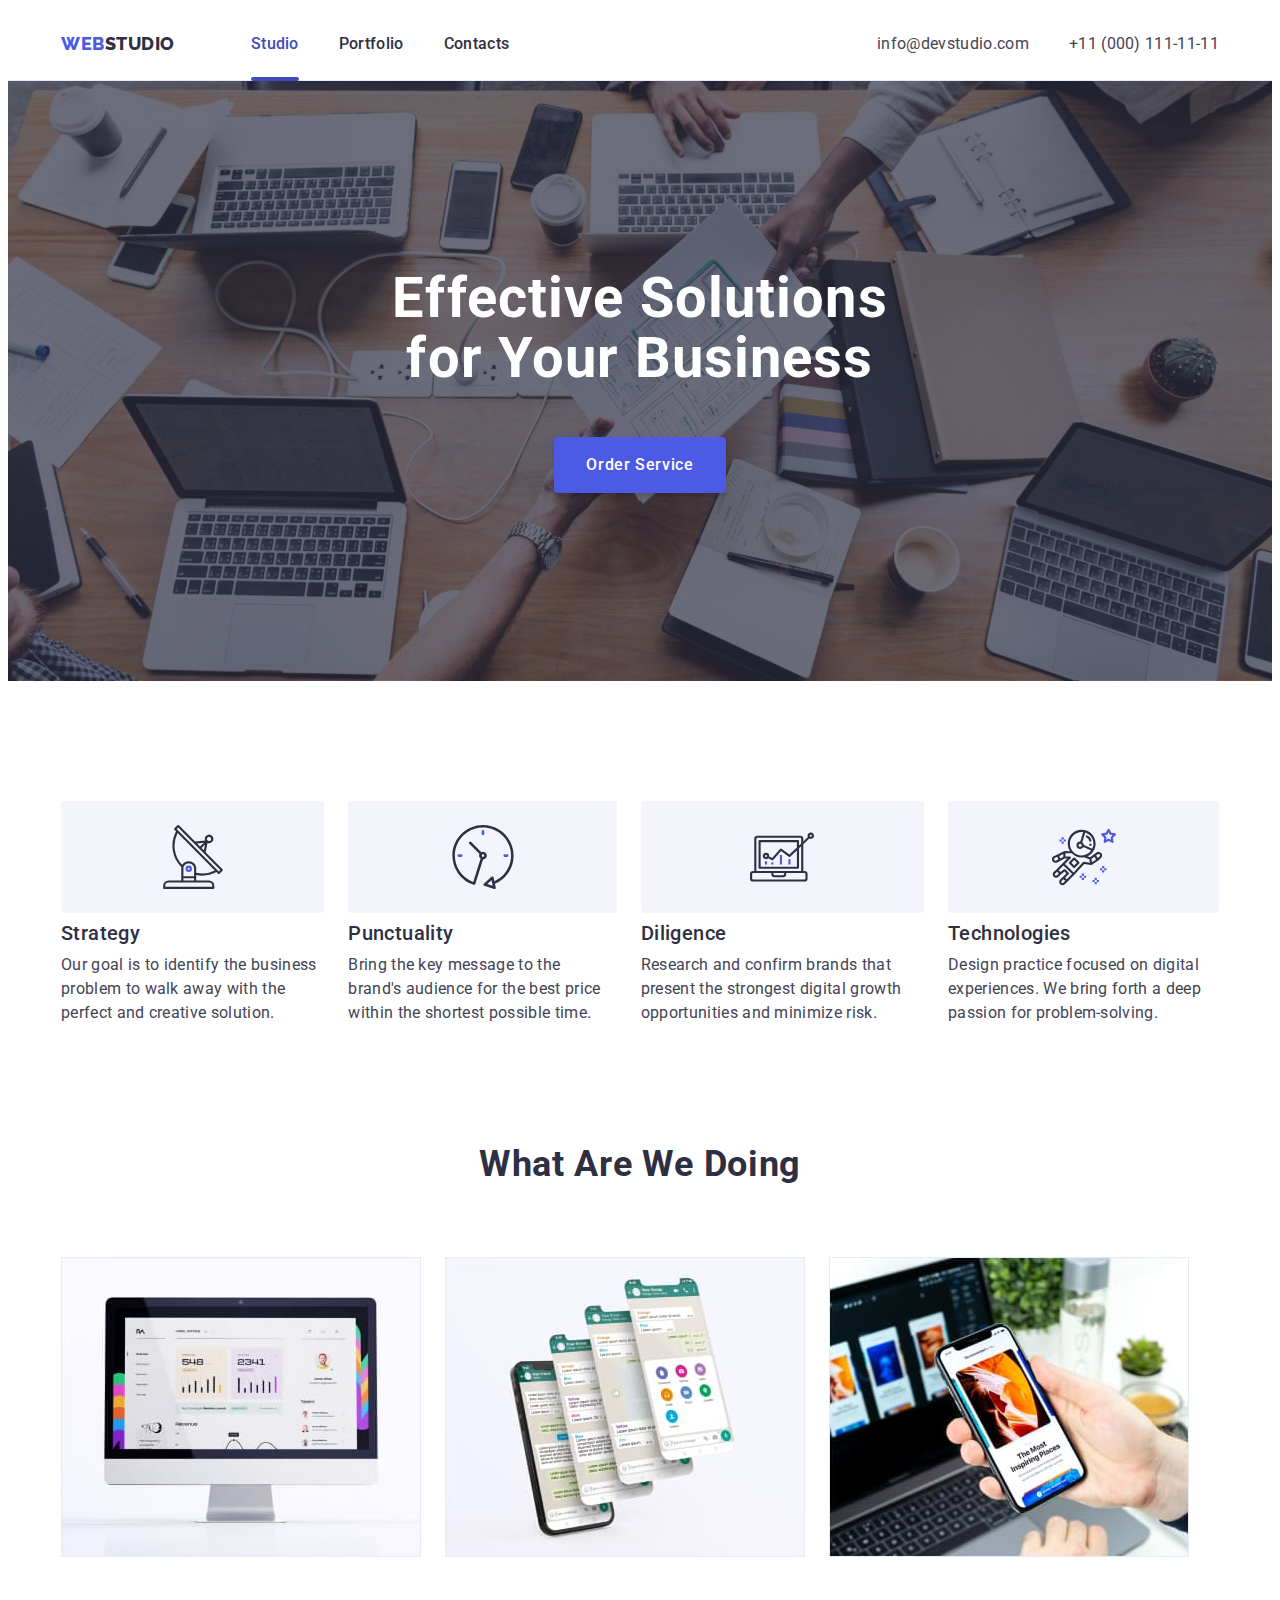
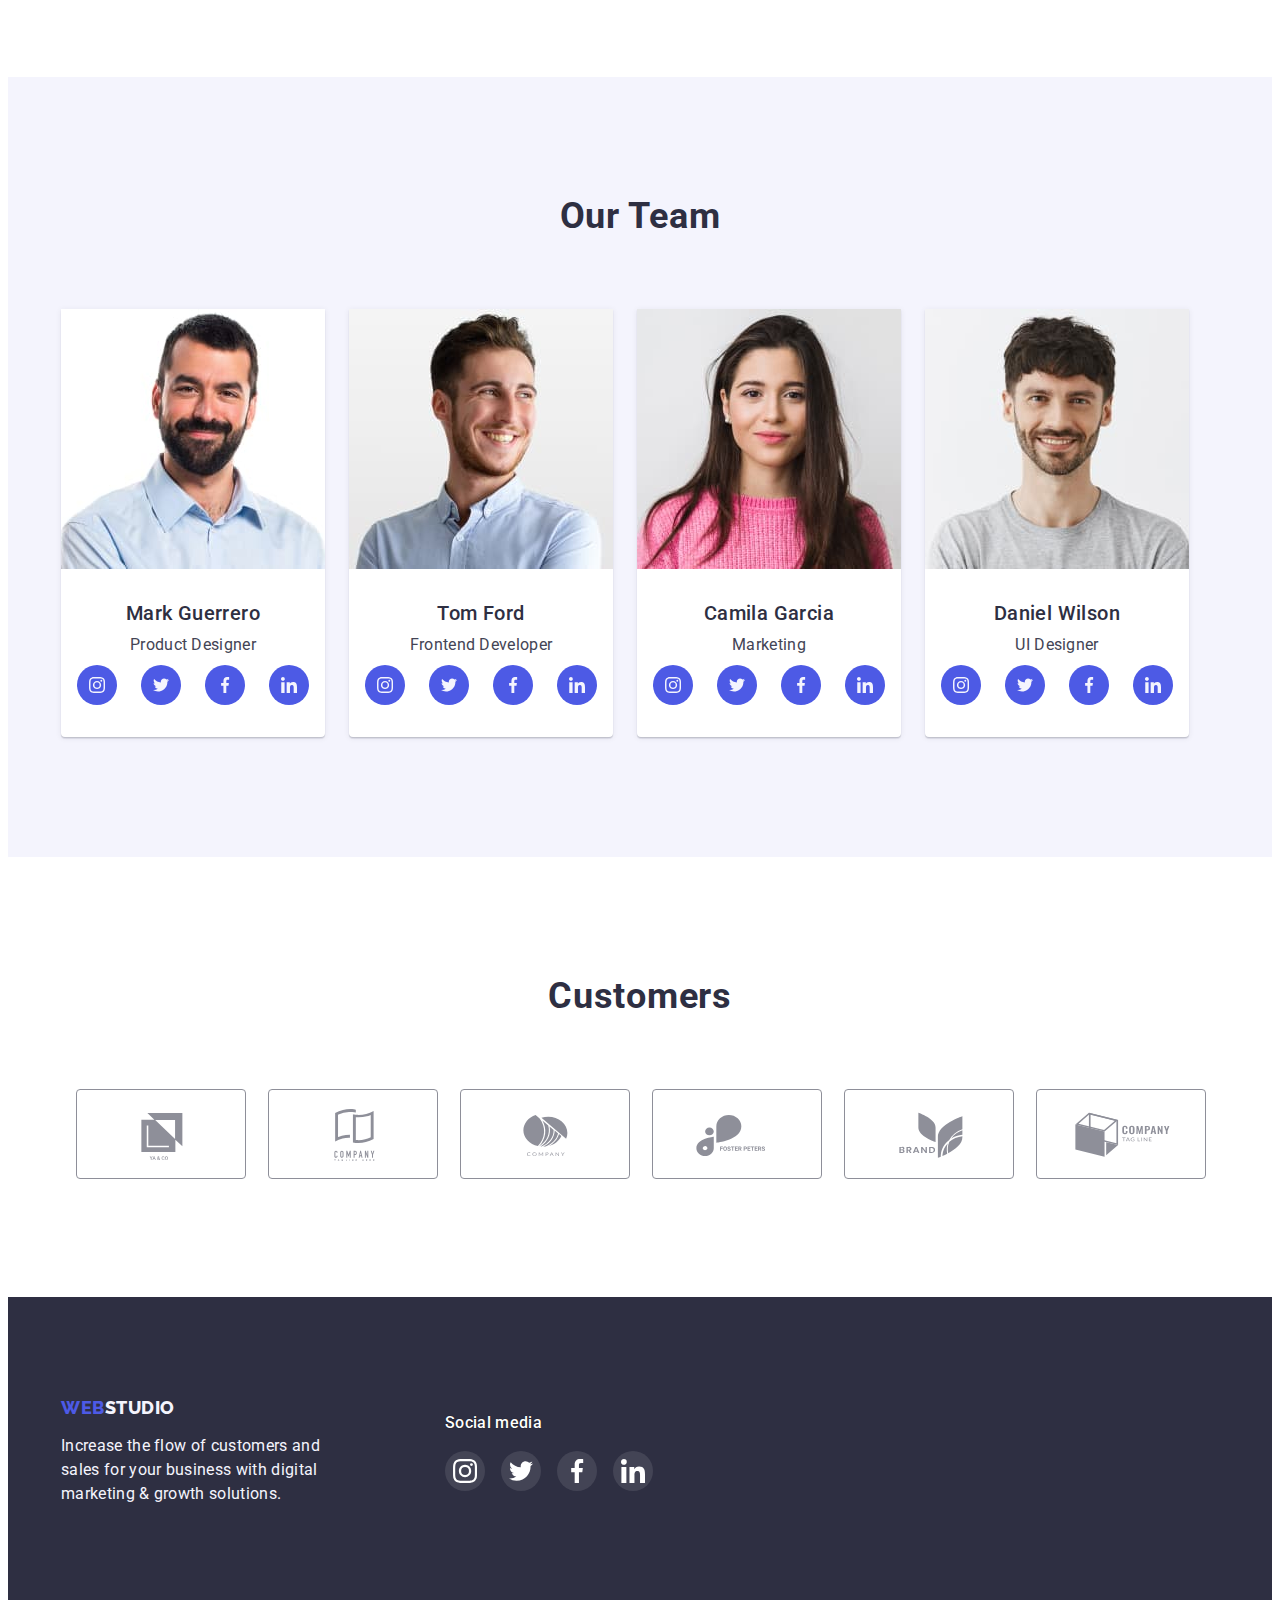
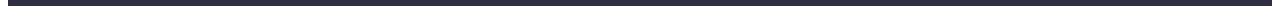
<file: index.html>
<!DOCTYPE html>
<html lang="en">
  <head>
    <meta charset="UTF-8" />
    <meta http-equiv="X-UA-Compatible" content="IE=edge" />
    <meta name="viewport" content="width=device-width, initial-scale=1.0" />
    <title>Webstudio</title>
    <link rel="preconnect" href="https://fonts.googleapis.com" />
    <link rel="preconnect" href="https://fonts.gstatic.com" crossorigin />
    <link
      rel="stylesheet"
      href="https://cdnjs.cloudflare.com/ajax/libs/modern-normalize/1.1.0/modern-normalize.min.css"
      integrity="sha512-wpPYUAdjBVSE4KJnH1VR1HeZfpl1ub8YT/NKx4PuQ5NmX2tKuGu6U/JRp5y+Y8XG2tV+wKQpNHVUX03MfMFn9Q=="
      crossorigin="anonymous"
      referrerpolicy="no-referrer"
    />

    <link
      href="https://fonts.googleapis.com/css2?family=Raleway:wght@800&family=Roboto:wght@400;500;700;900&display=swap"
      rel="stylesheet"
    />

    <link rel="stylesheet" href="./css/styles.css" />
  </head>
  <body>
    <header class="header">
      <div class="container header-container">
        <nav class="nav">
          <a href="./index.html" class="link-logo link"
            >Web<span class="logo-header">Studio</span></a
          >
          <ul class="menu-nav list">
            <li><a href="./index.html" class="nav-link link active-page">Studio</a></li>
            <li>
              <a href="./portfolio.html" class="nav-link link">Portfolio</a>
            </li>
            <li><a href="" class="nav-link link">Contacts</a></li>
          </ul>
        </nav>

        <address class="address">
          <ul class="list address-container">
            <li>
              <a href="mailto:info@devstudio.com" class="contacts link"
                >info@devstudio.com</a
              >
            </li>
            <li>
              <a href="tel:+110001111111" class="contacts link"
                >+11 (000) 111-11-11</a
              >
            </li>
          </ul>
        </address>
      </div>
    </header>

    <main>
      <section class="hero">
        <div class="container">
          <h1 class="hero-title">Effective Solutions for Your Business</h1>
          <button type="button" class="button" data-modal-open>Order Service</button>
        </div>
      </section>

      <section class="section">
        <div class="container">
          <h2 class="visually-hidden">feature</h2>
          <ul class="list feature-container">
            <li class="feature-list">
              <div class="feature-icon-container">
              <svg class="feature-icon" width="64px" height="64px">
                <use href="./images/icons.svg#icon-antenna"></use>
              </svg>
              </div>
              <h3 class="feature-title">Strategy</h3>
              <p class="feature-text">
                Our goal is to identify the business problem to walk away with
                the perfect and creative solution.
              </p>
            </li>
            <li class="feature-list">
              <div class="feature-icon-container">
                <svg class="feature-icon" width="64px" height="64px">
                  <use href="./images/icons.svg#icon-clock"></use>
                </svg>
                </div>
              <h3 class="feature-title">Punctuality</h3>
              <p class="feature-text">
                Bring the key message to the brand's audience for the best price
                within the shortest possible time.
              </p>
            </li>
            <li class="feature-list">
              <div class="feature-icon-container">
                <svg class="feature-icon" width="64px" height="64px">
                  <use href="./images/icons.svg#icon-diagram"></use>
                </svg>
                </div>
              <h3 class="feature-title">Diligence</h3>
              <p class="feature-text">
                Research and confirm brands that present the strongest digital
                growth opportunities and minimize risk.
              </p>
            </li>
            <li class="feature-list">
              <div class="feature-icon-container">
                <svg class="feature-icon" width="64px" height="64px">
                  <use href="./images/icons.svg#icon-astronaut"></use>
                </svg>
                </div>
              <h3 class="feature-title">Technologies</h3>
              <p class="feature-text">
                Design practice focused on digital experiences. We bring forth a
                deep passion for problem-solving.
              </p>
            </li>
          </ul>
        </div>
      </section>

      <section class="section section-work">
        <div class="container">
          <h2 class="work-title">What are we doing</h2>

          <ul class="list work-container">
            <li>
              <img
                src="./images/doing1.jpg"
                alt="Our projects"
                width="360"
                height="300"
              />
            </li>
            <li>
              <img
                src="./images/doing2.jpg"
                alt="Our projects"
                width="360"
                height="300"
              />
            </li>
            <li>
              <img
                src="./images/doing3.jpg"
                alt="Our projects"
                width="360"
                height="300"
              />
            </li>
          </ul>
        </div>
      </section>

      <section class="team section">
        <div class="container">
          <h2 class="team-title">Our Team</h2>

          <ul class="list card-container">
            <li class="card">
              <img
                src="./images/mark.jpg"
                alt="Mark Guerrero"
                width="264"
                height="260"
              />
              <div class="card-content">
                <h3 class="team-names">Mark Guerrero</h3>
                <p class="team-position">Product Designer</p>
                <ul class="team-cos-list list">
                  <li class="team-soc-item">
                    <a href="" class="team-soc-link link">
                      <svg class="team-soc-icon" width="16px" height="16px">
                        <use href="./images/icons.svg#icon-instagram"></use>
                      </svg>
                    </a>
                  </li>
                  <li class="team-soc-item">
                    <a href="" class="team-soc-link link">
                      <svg class="team-soc-icon" width="16px" height="16px">
                        <use href="./images/icons.svg#icon-twitter"></use>
                      </svg>
                    </a>
                  </li>
                  <li class="team-soc-item">
                    <a href="" class="team-soc-link link">
                      <svg class="team-soc-icon" width="16px" height="16px">
                        <use href="./images/icons.svg#icon-facebook"></use>
                      </svg>
                    </a>
                  </li>
                  <li class="team-soc-item">
                    <a href="" class="team-soc-link link">
                      <svg class="team-soc-icon" width="16px" height="16px">
                        <use href="./images/icons.svg#icon-linkedin"></use>
                      </svg>
                    </a>
                  </li>
                </ul>
              </div>
            </li>
            <li class="card">
              <img
                src="./images/tom.jpg"
                alt="Tom Ford"
                width="264"
                height="260"
              />
              <div class="card-content">
                <h3 class="team-names">Tom Ford</h3>
                <p class="team-position">Frontend Developer</p>
                <ul class="team-cos-list list">
                  <li class="team-soc-item">
                    <a href="" class="team-soc-link link">
                      <svg class="team-soc-icon" width="16px" height="16px">
                        <use href="./images/icons.svg#icon-instagram"></use>
                      </svg>
                    </a>
                  </li>
                  <li class="team-soc-item">
                    <a href="" class="team-soc-link link">
                      <svg class="team-soc-icon" width="16px" height="16px">
                        <use href="./images/icons.svg#icon-twitter"></use>
                      </svg>
                    </a>
                  </li>
                  <li class="team-soc-item">
                    <a href="" class="team-soc-link link">
                      <svg class="team-soc-icon" width="16px" height="16px">
                        <use href="./images/icons.svg#icon-facebook"></use>
                      </svg>
                    </a>
                  </li>
                  <li class="team-soc-item">
                    <a href="" class="team-soc-link link">
                      <svg class="team-soc-icon" width="16px" height="16px">
                        <use href="./images/icons.svg#icon-linkedin"></use>
                      </svg>
                    </a>
                  </li>
                </ul>
              </div>
            </li>
            <li class="card">
              <img
                src="./images/camila.jpg"
                alt="Camila Garcia"
                width="264"
                height="260"
              />
              <div class="card-content">
                <h3 class="team-names">Camila Garcia</h3>
                <p class="team-position">Marketing</p>
                <ul class="team-cos-list list">
                  <li class="team-soc-item">
                    <a href="" class="team-soc-link link">
                      <svg class="team-soc-icon" width="16px" height="16px">
                        <use href="./images/icons.svg#icon-instagram"></use>
                      </svg>
                    </a>
                  </li>
                  <li class="team-soc-item">
                    <a href="" class="team-soc-link link">
                      <svg class="team-soc-icon" width="16px" height="16px">
                        <use href="./images/icons.svg#icon-twitter"></use>
                      </svg>
                    </a>
                  </li>
                  <li class="team-soc-item">
                    <a href="" class="team-soc-link link">
                      <svg class="team-soc-icon" width="16px" height="16px">
                        <use href="./images/icons.svg#icon-facebook"></use>
                      </svg>
                    </a>
                  </li>
                  <li class="team-soc-item">
                    <a href="" class="team-soc-link link">
                      <svg class="team-soc-icon" width="16px" height="16px">
                        <use href="./images/icons.svg#icon-linkedin"></use>
                      </svg>
                    </a>
                  </li>
                </ul>
              </div>
            </li>
            <li class="card">
              <img
                src="./images/daniel.jpg"
                alt="Daniel Wilson"
                width="264"
                height="260"
              />
              <div class="card-content">
                <h3 class="team-names">Daniel Wilson</h3>
                <p class="team-position">UI Designer</p>
                <ul class="team-cos-list list">
                  <li class="team-soc-item">
                    <a href="" class="team-soc-link link">
                      <svg class="team-soc-icon" width="16px" height="16px">
                        <use href="./images/icons.svg#icon-instagram"></use>
                      </svg>
                    </a>
                  </li>
                  <li class="team-soc-item">
                    <a href="" class="team-soc-link link">
                      <svg class="team-soc-icon" width="16px" height="16px">
                        <use href="./images/icons.svg#icon-twitter"></use>
                      </svg>
                    </a>
                  </li>
                  <li class="team-soc-item">
                    <a href="" class="team-soc-link link">
                      <svg class="team-soc-icon" width="16px" height="16px">
                        <use href="./images/icons.svg#icon-facebook"></use>
                      </svg>
                    </a>
                  </li>
                  <li class="team-soc-item">
                    <a href="" class="team-soc-link link">
                      <svg class="team-soc-icon" width="16px" height="16px">
                        <use href="./images/icons.svg#icon-linkedin"></use>
                      </svg>
                    </a>
                  </li>
                </ul>
              </div>
            </li>
          </ul>
        </div>
      </section>

      <section class="section">
        <div class="container">
          <h2 class="customers-title">Customers</h2>
          <ul class="customers-list list">
            <li class="customers-item">
              <a href="" class="customers-link link">
                <svg class="customers-icon" width="104px" height="56px">
                  <use href="./images/icons.svg#icon-logo-first"></use>
                </svg>
              </a>
            </li>
            <li class="customers-item">
              <a href="" class="customers-link link">
                <svg class="customers-icon" width="104px" height="56px">
                  <use href="./images/icons.svg#icon-logo-second"></use>
                </svg>
              </a>
            </li>
            <li class="customers-item">
              <a href="" class="customers-link link">
                <svg class="customers-icon" width="104px" height="56px">
                  <use href="./images/icons.svg#icon-logo-third"></use>
                </svg>
              </a>
            </li>
            <li class="customers-item">
              <a href="" class="customers-link link">
                <svg class="customers-icon" width="104px" height="56px">
                  <use href="./images/icons.svg#icon-Logo-four"></use>
                </svg>
              </a>
            </li>
            <li class="customers-item">
              <a href="" class="customers-link link">
                <svg class="customers-icon" width="104px" height="56px">
                  <use href="./images/icons.svg#icon-Logo-five"></use>
                </svg>
              </a>
            </li>
            <li class="customers-item">
              <a href="" class="customers-link link">
                <svg class="customers-icon" width="104px" height="56px">
                  <use href="./images/icons.svg#icon-Logo-six"></use>
                </svg>
              </a>
            </li>
          </ul>
        </div>
      </section>
    </main>

    <footer class="footer">
      <div class="container footer-flex">
        <div class="footer-info">
          <a href="./index.html" class="link-logo link"
            >Web<span class="footer-logo">Studio</span></a
          >
          <p class="footer-text">
            Increase the flow of customers and sales for your business with
            digital marketing & growth solutions.
          </p>
        </div>

        <div class="footer-soc">
          <h3 class="footer-soc-text">Social media</h3>
          <ul class="footer-soc-list list">
            <li class="footer-soc-item">
              <a href="" class="footer-soc-link link">
                <svg class="footer-soc-icon" width="24px" height="24px">
                  <use href="./images/icons.svg#icon-instagram"></use>
                </svg>
              </a>
            </li>
            <li class="footer-soc-item">
              <a href="" class="footer-soc-link link">
                <svg class="footer-soc-icon" width="24px" height="24px">
                  <use href="./images/icons.svg#icon-twitter"></use>
                </svg>
              </a>
            </li>
            <li class="footer-soc-item">
              <a href="" class="footer-soc-link link">
                <svg class="footer-soc-icon" width="24px" height="24px">
                  <use href="./images/icons.svg#icon-facebook"></use>
                </svg>
              </a>
            </li>
            <li class="footer-soc-item">
              <a href="" class="footer-soc-link link">
                <svg class="footer-soc-icon" width="24px" height="24px">
                  <use href="./images/icons.svg#icon-linkedin"></use>
                </svg>
              </a>
            </li>
          </ul>
        </div>
      </div>
    </footer>

    <div class="backdrop is-hidden" data-modal>
      <div class="modal">
        <button type="button" class="close-modal-btn" data-modal-close>
        <svg class="close-modal-icon" width="8px" height="8px">
          <use href="./images/icons.svg#icon-close-back"></use>
        </svg>
        </button>
      </div>
    </div>

    <script src="./js/modal.js"></script>
  </body>
</html>
</file>
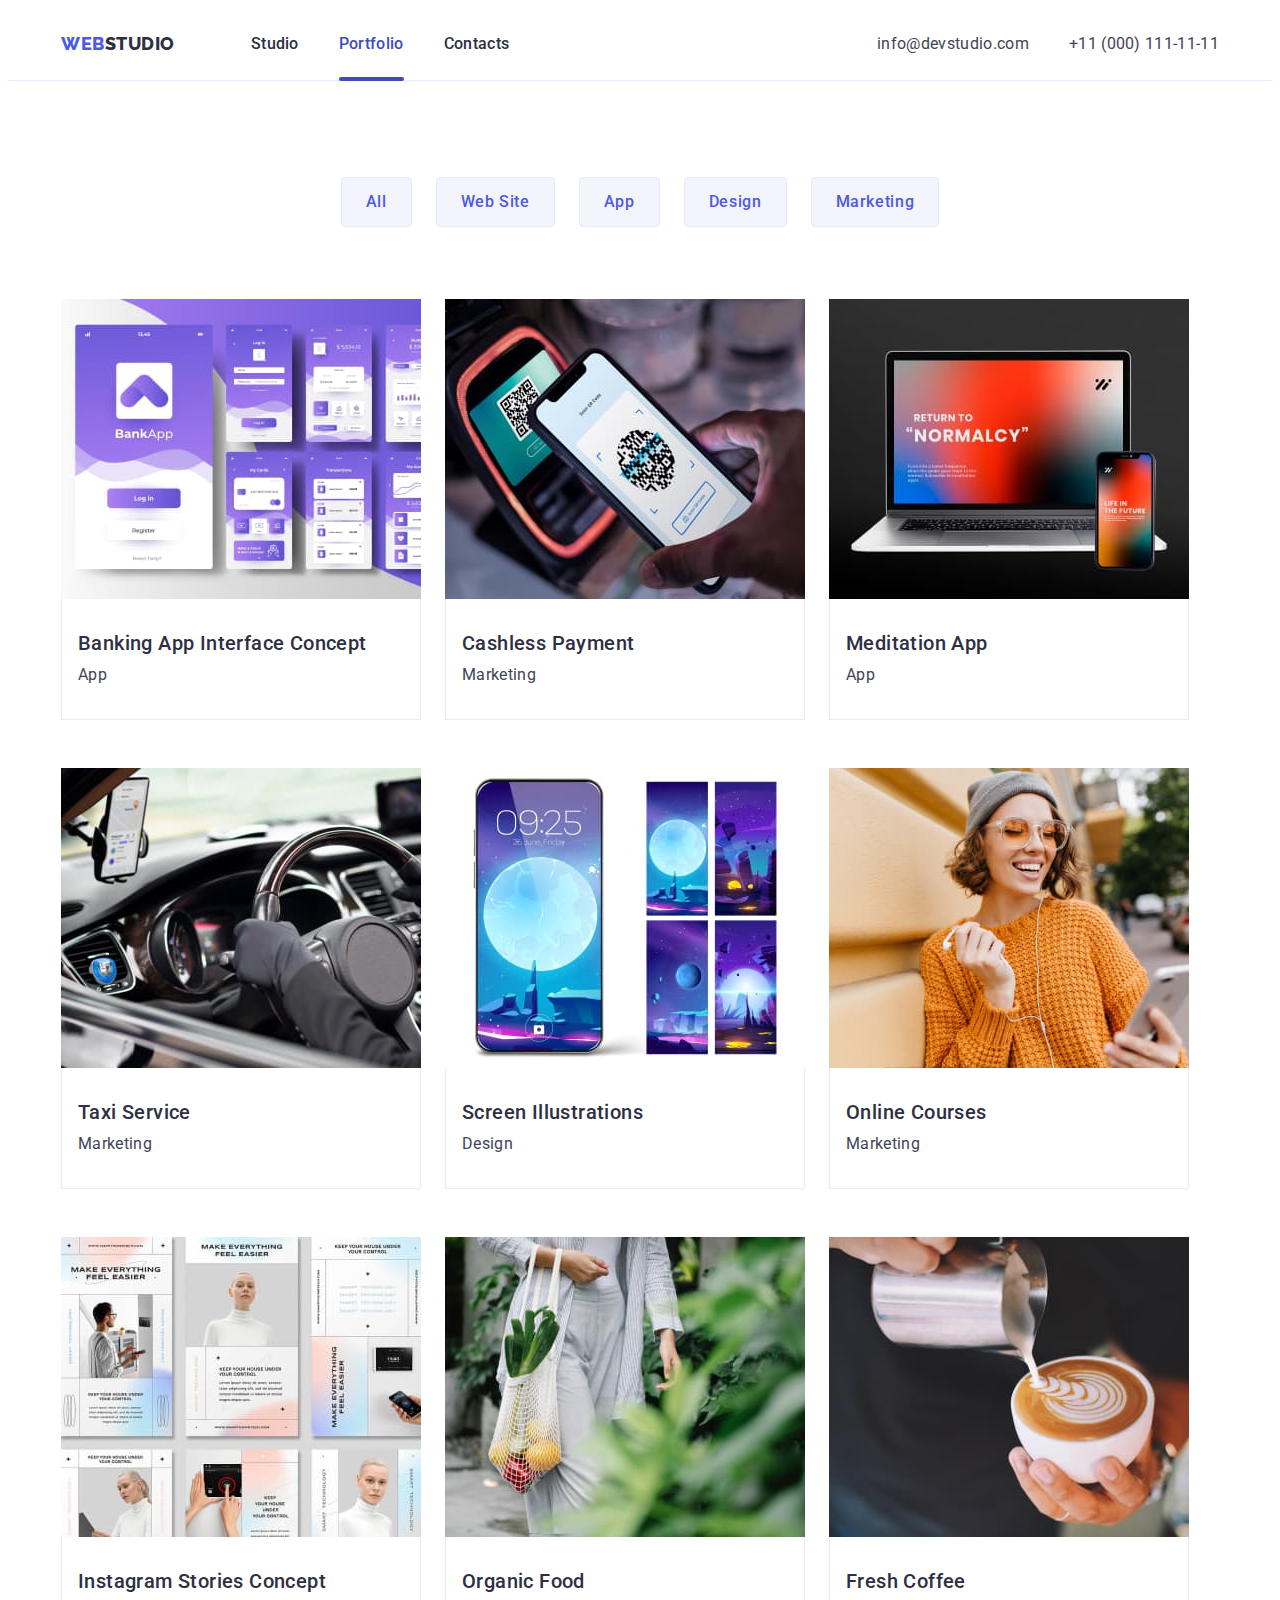
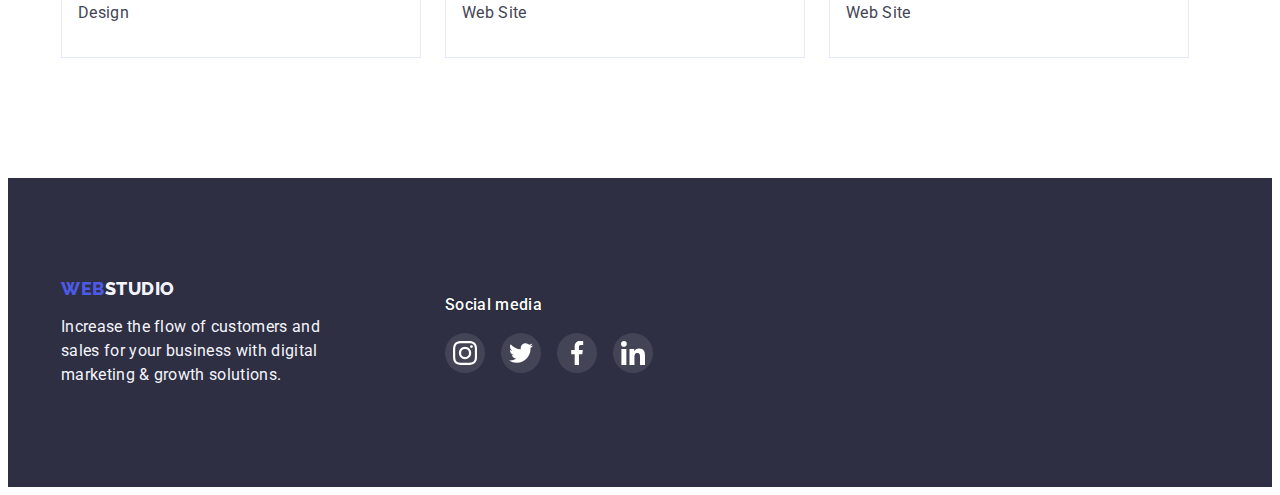
<file: portfolio.html>
<!DOCTYPE html>
<html lang="en">
  <head>
    <meta charset="UTF-8" />
    <meta http-equiv="X-UA-Compatible" content="IE=edge" />
    <meta name="viewport" content="width=device-width, initial-scale=1.0" />
    <title>Webstudio</title>
    <link rel="preconnect" href="https://fonts.googleapis.com" />
    <link rel="preconnect" href="https://fonts.gstatic.com" crossorigin />
    <link
      href="https://fonts.googleapis.com/css2?family=Raleway:wght@800&family=Roboto:wght@400;500;700;900&display=swap"
      rel="stylesheet"
    />
    <link
      rel="stylesheet"
      href="https://cdnjs.cloudflare.com/ajax/libs/modern-normalize/1.1.0/modern-normalize.min.css"
      integrity="sha512-wpPYUAdjBVSE4KJnH1VR1HeZfpl1ub8YT/NKx4PuQ5NmX2tKuGu6U/JRp5y+Y8XG2tV+wKQpNHVUX03MfMFn9Q=="
      crossorigin="anonymous"
      referrerpolicy="no-referrer"
    />

    <link rel="stylesheet" href="./css/styles.css" />
  </head>
  <body>
    <header class="header">
      <div class="container header-container">
        <nav class="nav">
          <a href="./index.html" class="link-logo link"
            >Web<span class="logo-header">Studio</span></a
          >
          <ul class="menu-nav list">
            <li><a href="./index.html" class="nav-link link">Studio</a></li>
            <li>
              <a href="./portfolio.html" class="nav-link link active-page"
                >Portfolio</a
              >
            </li>
            <li><a href="" class="nav-link link">Contacts</a></li>
          </ul>
        </nav>

        <address class="address">
          <ul class="list address-container">
            <li>
              <a href="mailto:info@devstudio.com" class="contacts link"
                >info@devstudio.com</a
              >
            </li>
            <li>
              <a href="tel:+110001111111" class="contacts link"
                >+11 (000) 111-11-11</a
              >
            </li>
          </ul>
        </address>
      </div>
    </header>

    <main>
      <section class="section section-filters">
        <div class="container">
          <h1 class="visually-hidden">Cards</h1>
          <ul class="list button-container">
            <li><button type="button" class="filters-button">All</button></li>
            <li>
              <button type="button" class="filters-button">Web Site</button>
            </li>
            <li><button type="button" class="filters-button">App</button></li>
            <li>
              <button type="button" class="filters-button">Design</button>
            </li>
            <li>
              <button type="button" class="filters-button">Marketing</button>
            </li>
          </ul>

          <ul class="list our-work-list">
            <li class="our-work-item">
              <a href="" class="our-work-link link">
                <div class="overlay">
                <img
                  src="./images/banking.jpg"
                  alt="banking"
                  width="360"
                  height="300"
                />
                <p class="overlay-text">
                  14 Stylish and User-Friendly App Design Concepts · Task
                  Manager App · Calorie Tracker App · Exotic Fruit Ecommerce App
                  · Cloud Storage App
                </p>
                </div>

                <div class="our-work-content">
                  <h2 class="cards-title">Banking App Interface Concept</h2>
                  <p class="cards-filter">App</p>
                </div>
              </a>
            </li>
            <li class="our-work-item">
              <a href="" class="our-work-link link">
                <div class="overlay">
                <img
                  src="./images/cashless.jpg"
                  alt="cashless"
                  width="360"
                  height="300"
                />
                <p class="overlay-text">
                  14 Stylish and User-Friendly App Design Concepts · Task
                  Manager App · Calorie Tracker App · Exotic Fruit Ecommerce App
                  · Cloud Storage App
                </p>
                </div>

                <div class="our-work-content">
                  <h2 class="cards-title">Cashless Payment</h2>
                  <p class="cards-filter">Marketing</p>
                </div>
              </a>
            </li>
            <li class="our-work-item">
              <a href="" class="our-work-link link">
                <div class="overlay">
                <img
                  src="./images/meditation.jpg"
                  alt="meditation"
                  width="360"
                  height="300"
                />
                <p class="overlay-text">
                  14 Stylish and User-Friendly App Design Concepts · Task
                  Manager App · Calorie Tracker App · Exotic Fruit Ecommerce App
                  · Cloud Storage App
                </p>
                </div>

                <div class="our-work-content">
                  <h2 class="cards-title">Meditation App</h2>
                  <p class="cards-filter">App</p>
                </div>
              </a>
            </li>
            <li class="our-work-item">
              <a href="" class="our-work-link link">
                <div class="overlay">
                <img
                  src="./images/taxi.jpg"
                  alt="taxi"
                  width="360"
                  height="300"
                />
                <p class="overlay-text">
                  14 Stylish and User-Friendly App Design Concepts · Task
                  Manager App · Calorie Tracker App · Exotic Fruit Ecommerce App
                  · Cloud Storage App
                </p>
                </div>

                <div class="our-work-content">
                  <h2 class="cards-title">Taxi Service</h2>
                  <p class="cards-filter">Marketing</p>
                </div>
              </a>
            </li>
            <li class="our-work-item">
              <a href="" class="our-work-link link">
                <div class="overlay">
                <img
                  src="./images/screen.jpg"
                  alt="screen"
                  width="360"
                  height="300"
                />
                <p class="overlay-text">
                  14 Stylish and User-Friendly App Design Concepts · Task
                  Manager App · Calorie Tracker App · Exotic Fruit Ecommerce App
                  · Cloud Storage App
                </p>
                </div>

                <div class="our-work-content">
                  <h2 class="cards-title">Screen Illustrations</h2>
                  <p class="cards-filter">Design</p>
                </div>
              </a>
            </li>
            <li class="our-work-item">
              <a href="" class="our-work-link link">
                <div class="overlay">
                <img
                  src="./images/courses.jpg"
                  alt="courses"
                  width="360"
                  height="300"
                />
                <p class="overlay-text">
                  14 Stylish and User-Friendly App Design Concepts · Task
                  Manager App · Calorie Tracker App · Exotic Fruit Ecommerce App
                  · Cloud Storage App
                </p>
                </div>

                <div class="our-work-content">
                  <h2 class="cards-title">Online Courses</h2>
                  <p class="cards-filter">Marketing</p>
                </div>
              </a>
            </li>
            <li class="our-work-item">
              <a href="" class="our-work-link link">
                <div class="overlay">
                <img
                  src="./images/instagram.jpg"
                  alt="instagram"
                  width="360"
                  height="300"
                />
                <p class="overlay-text">
                  14 Stylish and User-Friendly App Design Concepts · Task
                  Manager App · Calorie Tracker App · Exotic Fruit Ecommerce App
                  · Cloud Storage App
                </p>
                </div>

                <div class="our-work-content">
                  <h2 class="cards-title">Instagram Stories Concept</h2>
                  <p class="cards-filter">Design</p>
                </div>
              </a>
            </li>
            <li class="our-work-item">
              <a href="" class="our-work-link link">
                <div class="overlay">
                <img
                  src="./images/food.jpg"
                  alt="food"
                  width="360"
                  height="300"
                />
                <p class="overlay-text">
                  14 Stylish and User-Friendly App Design Concepts · Task
                  Manager App · Calorie Tracker App · Exotic Fruit Ecommerce App
                  · Cloud Storage App
                </p>
                </div>

                <div class="our-work-content">
                  <h2 class="cards-title">Organic Food</h2>
                  <p class="cards-filter">Web Site</p>
                </div>
              </a>
            </li>
            <li class="our-work-item">
              <a href="" class="our-work-link link">
                <div class="overlay">
                <img
                  src="./images/coffee.jpg"
                  alt="coffee"
                  width="360"
                  height="300"
                />
                <p class="overlay-text">
                  14 Stylish and User-Friendly App Design Concepts · Task
                  Manager App · Calorie Tracker App · Exotic Fruit Ecommerce App
                  · Cloud Storage App
                </p>
                </div>

                <div class="our-work-content">
                  <h2 class="cards-title">Fresh Coffee</h2>
                  <p class="cards-filter">Web Site</p>
                </div>
              </a>
            </li>
          </ul>
        </div>
      </section>
    </main>

    <footer class="footer">
      <div class="container footer-flex">
        <div class="footer-info">
          <a href="./index.html" class="link-logo link"
            >Web<span class="footer-logo">Studio</span></a
          >
          <p class="footer-text">
            Increase the flow of customers and sales for your business with
            digital marketing & growth solutions.
          </p>
        </div>

        <div class="footer-soc">
          <h3 class="footer-soc-text">Social media</h3>
          <ul class="footer-soc-list list">
            <li class="footer-soc-item">
              <a href="" class="footer-soc-link link">
                <svg class="footer-soc-icon" width="24px" height="24px">
                  <use href="./images/icons.svg#icon-instagram"></use>
                </svg>
              </a>
            </li>
            <li class="footer-soc-item">
              <a href="" class="footer-soc-link link">
                <svg class="footer-soc-icon" width="24px" height="24px">
                  <use href="./images/icons.svg#icon-twitter"></use>
                </svg>
              </a>
            </li>
            <li class="footer-soc-item">
              <a href="" class="footer-soc-link link">
                <svg class="footer-soc-icon" width="24px" height="24px">
                  <use href="./images/icons.svg#icon-facebook"></use>
                </svg>
              </a>
            </li>
            <li class="footer-soc-item">
              <a href="" class="footer-soc-link link">
                <svg class="footer-soc-icon" width="24px" height="24px">
                  <use href="./images/icons.svg#icon-linkedin"></use>
                </svg>
              </a>
            </li>
          </ul>
        </div>
      </div>
    </footer>
  </body>
</html>
</file>
<file: css/styles.css>
:root {
  --background-color: var(#ffffff);
  --logo-color: var(#4d5ae5);
  --title-nav-color: var(#2e2f42);
  --text-body: var(#434455);
}

.list {
  list-style: none;
}

.link {
  text-decoration: none;
}

p,
h1,
h2,
h3,
h4,
h5,
h6 {
  margin: 0;
}

ul {
  margin: 0;
  padding-left: 0;
}

img {
  display: block;
  max-width: 100%;
  height: auto;
}

.visually-hidden {
  position: absolute;
  width: 1px;
  height: 1px;
  margin: -1px;
  border: 0;
  padding: 0;
  white-space: nowrap;
  clip-path: inset(100%);
  clip: rect(0 0 0 0);
  overflow: hidden;
}

.container {
  width: 1158px;
  padding-right: 15px;
  padding-left: 15px;
  margin: 0 auto;
}

/*----------------------------------Studio-------------------------------------------*/

body {
  font-family: "Roboto", sans-serif;
  background-color: #ffffff;
  color: #434455;
}

.section {
  padding-top: 120px;
  padding-bottom: 120px;
}

/*Header*/

.header {
  border-bottom: 1px solid #e7e9fc;
}

.header-container {
  display: flex;
  align-items: center;
}

.nav {
  display: flex;
}

.link-logo {
  font-family: "Raleway", sans-serif;
  font-weight: 800;
  font-size: 18px;
  line-height: 1.17;
  display: flex;
  align-items: center;
  letter-spacing: 0.03em;
  text-transform: uppercase;
  color: #4d5ae5;
}

.logo-header {
  color: #2e2f42;
}

.menu-nav {
  display: flex;
  gap: 40px;
  margin-left: 76px;
}

.nav-link {
  display: block;
  padding-top: 24px;
  padding-bottom: 24px;

  position: relative;

  transition-property: color, background-color;
  transition-duration: 250ms;
  transition-timing-function: cubic-bezier(0.4, 0, 0.2, 1);

  font-weight: 500;
  font-size: 16px;
  line-height: 1.5;
  letter-spacing: 0.02em;
  color: #2e2f42;
}

.nav-link::after{
  content: "";
  display: block;

  transition-property: background-color;
  transition-duration: 250ms;
  transition-timing-function: cubic-bezier(0.4, 0, 0.2, 1);

  position: absolute;

  width: 100%;
  height: 4px;
  border-radius: 2px;
  bottom: -1px;
  background-color: transparent;
}

.nav-link:hover::after,
.nav-link:focus::after{
  background-color: #404bbf;
}

.nav-link:hover,
.nav-link:focus {
  color: #404bbf;
}

.active-page {
  color: #404bbf;
}

.active-page::after {
  content: "";
  display: block;

  position: absolute;

  width: 100%;
  height: 4px;
  border-radius: 2px;
  bottom: -1px;
  background-color: #404bbf;
}

.contacts {
  padding-top: 24px;
  padding-bottom: 24px;

  transition-property: color;
  transition-duration: 250ms;
  transition-timing-function: cubic-bezier(0.4, 0, 0.2, 1);

  font-size: 16px;
  line-height: 1.5;
  letter-spacing: 0.02em;
  color: #434455;
}

.contacts:hover,
.contacts:focus {
  color: #404bbf;
}

.address {
  font-style: normal;
  margin-left: auto;
}

.address-container {
  display: flex;
  gap: 40px;
}

/*Main content*/
/*Section 1*/
.hero {
  padding-top: 188px;
  padding-bottom: 188px;
  text-align: center;
  margin-left: auto;
  margin-right: auto;
  background-color: #2e2f42;
  background-image: linear-gradient(
      rgba(46, 47, 66, 0.7),
      rgba(46, 47, 66, 0.7)
    ),
    url(../images/people-office.jpg);
  max-width: 1440px;
  background-repeat: no-repeat;
  background-size: cover;
  background-position: center;
}

.hero-title {
  margin-right: auto;
  margin-left: auto;
  margin-bottom: 48px;
  width: 496px;
  font-size: 56px;
  line-height: 1.07;
  text-align: center;
  letter-spacing: 0.02em;
  color: #ffffff;
}

.button {
  display: inline-block;
  padding: 16px 32px;

  transition-property: background-color;
  transition-duration: 250ms;
  transition-timing-function: cubic-bezier(0.4, 0, 0.2, 1);

  font-family: "Roboto", sans-serif;
  font-weight: 500;
  font-size: 16px;
  line-height: 1.5;
  letter-spacing: 0.04em;
  color: #ffffff;
  background-color: #4d5ae5;
  cursor: pointer;
  box-shadow: 0px 4px 4px rgba(0, 0, 0, 0.15);
  border-radius: 4px;
  border: transparent;
}

.button:hover,
.button:focus {
  background-color: #404bbf;
}

/*Section 2*/

.feature-container {
  display: flex;
  gap: 24px;
}

.feature-list {
  flex-basis: calc((100%-24 * 3) / 4);
}

.feature-icon-container {
  display: flex;
  align-items: center;
  justify-content: center;
  background: #f4f4fd;
  border-radius: 4px;
  width: 100%;
  height: 112px;
  margin-bottom: 8px;
}

.feature-icon {
}

.feature-title {
  margin-bottom: 8px;
  font-weight: 500;
  font-size: 20px;
  line-height: 1.2;
  letter-spacing: 0.02em;
  color: #2e2f42;
}

.feature-text {
  font-size: 16px;
  line-height: 1.5;
  letter-spacing: 0.02em;
}

/*Section 3*/

.section-work {
  padding-top: 0;
}

.work-title {
  margin-bottom: 72px;
  font-size: 36px;
  line-height: 1.11;
  text-align: center;
  letter-spacing: 0.02em;
  text-transform: capitalize;
  color: #2e2f42;
}

.work-container {
  display: flex;
  gap: 24px;
}

/*Section 4*/

.team {
  background-color: #f4f4fd;
}

.team-title {
  margin-bottom: 72px;
  font-size: 36px;
  line-height: 1.11;
  text-align: center;
  letter-spacing: 0.02em;
  text-transform: capitalize;
  color: #2e2f42;
}

.card-container {
  display: flex;
  gap: 24px;
}

.card {
  flex-basis: calc((100%-24 * 3) / 4);
  background-color: #ffffff;
  box-shadow: 0px 1px 6px rgba(46, 47, 66, 0.08),
    0px 1px 1px rgba(46, 47, 66, 0.16), 0px 2px 1px rgba(46, 47, 66, 0.08);
  border-radius: 0px 0px 4px 4px;
}

.card-content {
  padding: 32px 16px;
}

.team-names {
  margin-bottom: 8px;
  font-weight: 500;
  font-size: 20px;
  line-height: 1.2;
  text-align: center;
  letter-spacing: 0.02em;
  color: #2e2f42;
}

.team-position {
  font-size: 16px;
  line-height: 1.5;
  text-align: center;
  letter-spacing: 0.02em;
  margin-bottom: 8px;
}

.team-cos-list {
  display: flex;
  justify-content: center;
  gap: 24px;
}

.team-soc-item {
  width: 40px;
  height: 40px;
}

.team-soc-link {
  display: flex;
  align-items: center;
  justify-content: center;
  width: 100%;
  height: 100%;
  border-radius: 50%;

  transition-property: background-color;
  transition-duration: 250ms;
  transition-timing-function: cubic-bezier(0.4, 0, 0.2, 1);

  background-color: #4d5ae5;
}

.team-soc-link:hover,
.team-soc-link:focus {
  background-color: #404bbf;
}

.team-soc-icon {
  fill: #f4f4fd;
}

/*Section 5*/

.customers-title {
  margin-bottom: 72px;
  font-size: 36px;
  line-height: 1.11;
  text-align: center;
  letter-spacing: 0.02em;
  text-transform: capitalize;
  color: #2e2f42;
}

.customers-list {
  display: flex;
  align-items: center;
  justify-content: center;
  gap: 24px;
}

.customers-item {
  width: 168px;
  height: 88px;
}

.customers-link {
  display: flex;
  align-items: center;
  justify-content: center;
  width: 100%;
  height: 100%;

  transition-property: color, border;
  transition-duration: 250ms;
  transition-timing-function: cubic-bezier(0.4, 0, 0.2, 1);

  border: 1px solid #8e8f99;
  border-radius: 4px;
  color: #8e8f99;
}

.customers-icon {
  fill: currentColor;
}

.customers-link:hover,
.customers-link:focus {
  border: 1px solid #404bbf;
  color: #404bbf;
}

/*Footer*/

.footer {
  background-color: #2e2f42;
  padding-top: 100px;
  padding-bottom: 100px;
}

.footer-flex {
  display: flex;
  align-items: center;
}

.footer-info {
  margin-right: 120px;
}

.footer-logo {
  color: #f4f4fd;
}

.footer-text {
  width: 264px;
  margin-top: 16px;
  font-size: 16px;
  line-height: 1.5;
  letter-spacing: 0.02em;
  color: #f4f4fd;
}

.footer-soc {
}

.footer-soc-text {
  margin-bottom: 16px;
  font-style: normal;
  font-weight: 500;
  font-size: 16px;
  line-height: 1.5;
  letter-spacing: 0.02em;
  color: #ffffff;
  text-shadow: 0 0 1px #000000;
}

.footer-soc-list {
  display: flex;
  justify-content: center;
  gap: 16px;
}

.footer-soc-item {
  width: 40px;
  height: 40px;
}

.footer-soc-link {
  display: flex;
  align-items: center;
  justify-content: center;
  width: 100%;
  height: 100%;
  border-radius: 50%;
  background-color: rgba(255, 255, 255, 0.1);

  transition-property: background-color;
  transition-duration: 250ms;
  transition-timing-function: cubic-bezier(0.4, 0, 0.2, 1);
}

.footer-soc-link:hover,
.footer-soc-link:focus {
  background-color: #31d0aa;
}

.footer-soc-icon {
  fill: #ffffff;
}

/*Modal*/

.backdrop {
  position: fixed;
  width: 100%;
  height: 100%;
  top: 0;
  background-color: rgba(46, 47, 66, 0.4);

  transition-property: opacity, visibility;
  transition-duration: 250ms;
  transition-timing-function: cubic-bezier(0.4, 0, 0.2, 1);
}

.modal {
  position: absolute;
  top: 50%;
  left: 50%;
  transform: translate(-50%, -50%);

  padding: 24px;

  width: 408px;
  height: 584px;
  background-color: #fcfcfc;
  box-shadow: 0px 1px 1px rgba(0, 0, 0, 0.14), 0px 1px 3px rgba(0, 0, 0, 0.12),
    0px 2px 1px rgba(0, 0, 0, 0.2);
  border-radius: 4px;
}

.close-modal-btn {
  display: block;
  margin-left: auto;
  width: 24px;
  height: 24px;
  background-color: #e7e9fc;
  border: 1px solid rgba(0, 0, 0, 0.1);
  border-radius: 50%;
  cursor: pointer;
  color: #2E2F42;

  transition-property: background-color, color;
  transition-duration: 250ms;
  transition-timing-function: cubic-bezier(0.4, 0, 0.2, 1);
}

.close-modal-icon{
  fill: currentColor;
}

.close-modal-btn:hover,
.close-modal-btn:focus{
  background-color: #404BBF;
  color: #ffffff;
}

.is-hidden{
  opacity: 0;
  visibility: hidden;
  pointer-events: none;
}

/*------------------------------------Portfolio------------------------------------------*/

.section-filters {
  padding-top: 96px;
}

.button-container {
  display: flex;
  gap: 24px;
  justify-content: center;
}

.filters-button {
  display: inline-block;
  padding: 12px 24px;
  margin-bottom: 72px;
  font-family: "Roboto", sans-serif;
  font-weight: 500;
  font-size: 16px;
  line-height: 1.5;
  text-align: center;
  letter-spacing: 0.04em;
  cursor: pointer;
  border: 1px solid #e7e9fc;
  border-radius: 4px;
  color: #4d5ae5;
  background-color: #f4f4fd;

  transition-property: background-color, color, box-shadow;
  transition-duration: 250ms;
  transition-timing-function: cubic-bezier(0.4, 0, 0.2, 1);
}

.filters-button:hover,
.filters-button:focus {
  background-color: #404bbf;
  color: #ffffff;
  box-shadow: 0px 3px 1px rgba(0, 0, 0, 0.1), 0px 2px 1px rgba(0, 0, 0, 0.08),
    0px 2px 2px rgba(0, 0, 0, 0.12);
  border-color: transparent;
}

.our-work-list {
  display: flex;
  flex-wrap: wrap;
  gap: 48px 24px;
}

.our-work-link {
  display: block;

  transition-property: box-shadow;
  transition-duration: 250ms;
  transition-timing-function: cubic-bezier(0.4, 0, 0.2, 1);
}

.our-work-link:hover,
.our-work-link:focus {
  box-shadow: 0px 1px 6px rgba(46, 47, 66, 0.08),
    0px 1px 1px rgba(46, 47, 66, 0.16), 0px 2px 1px rgba(46, 47, 66, 0.08);
}

.our-work-link:hover .overlay-text,
.our-work-link:focus .overlay-text {
  transform: translate(0);
}

.overlay {
  position: relative;
  overflow: hidden;
}

.overlay-text {
  position: absolute;
  top: 0;
  width: 100%;
  height: 100%;

  padding-top: 40px;
  padding-right: 32px;
  padding-left: 32px;

  font-size: 16px;
  line-height: 1.5;
  letter-spacing: 0.02em;
  color: #f4f4fd;
  background-color: #4d5ae5;

  transform: translateY(100%);
  transition-property: transform;
  transition-duration: 250ms;
  transition-timing-function: cubic-bezier(0.4, 0, 0.2, 1);
}

.our-work-content {
  padding: 32px 16px;
  border-right: 1px solid #e7e9fc;
  border-bottom: 1px solid #e7e9fc;
  border-left: 1px solid #e7e9fc;
}

.cards-title {
  margin-bottom: 8px;
  font-weight: 500;
  font-size: 20px;
  line-height: 1.2;
  letter-spacing: 0.02em;
  color: #2e2f42;
}

.cards-filter {
  font-size: 16px;
  line-height: 1.5;
  letter-spacing: 0.02em;
  color: #434455;
}
</file>
